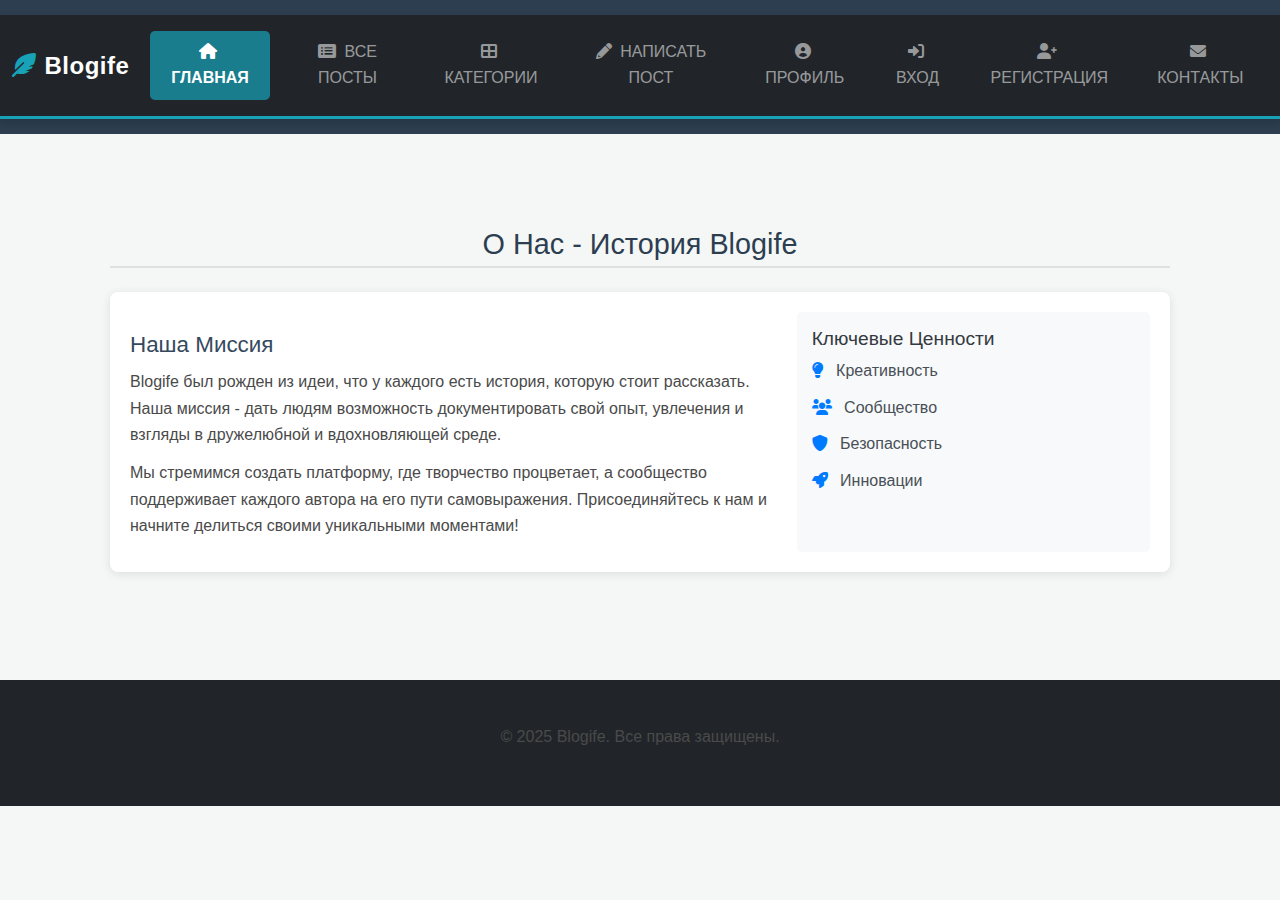
<file: about.html>
<!DOCTYPE html>
<html lang="ru">
<head>
    <meta charset="UTF-8">
    <meta name="viewport" content="width=device-width, initial-scale=1.0">
    <meta name="description" content="Blogife - Платформа для обмена моментами вашей жизни, опытом и историями через увлекательные посты в блоге.">
    <meta name="keywords" content="блог, лайфстайл, делиться, сообщество, посты, истории, опыт, Blogife">
    <meta name="author" content="Blogife Team">
    <title>Blogife - Делитесь Моментами Своей Жизни</title>

    <link href="https://cdn.jsdelivr.net/npm/bootstrap@5.3.0/dist/css/bootstrap.min.css" rel="stylesheet">
    <link rel="stylesheet" href="https://cdnjs.cloudflare.com/ajax/libs/font-awesome/6.0.0/css/all.min.css">

    <link rel="stylesheet" href="styles.css">
</head>
<body>
    <header id="main-header">
    <nav class="navbar navbar-expand-lg navbar-dark bg-dark py-3">
        <div class="container-fluid">
            <a class="navbar-brand fs-4" href="index.html">
                <i class="fas fa-feather-alt me-2"></i>Blogife
            </a>
            <button class="navbar-toggler" type="button" data-bs-toggle="collapse" data-bs-target="#navbarNav" aria-controls="navbarNav" aria-expanded="false" aria-label="Toggle navigation">
                <span class="navbar-toggler-icon"></span>
            </button>
            <div class="collapse navbar-collapse" id="navbarNav">
                <ul class="navbar-nav ms-auto">
                    <li class="nav-item">
                        <a class="nav-link active px-md-3 py-md-2" href="index.html"><i class="fas fa-home me-1"></i> Главная</a>
                        </li>
                    <li class="nav-item">
                        <a class="nav-link px-md-3 py-md-2" href="all-posts.html"><i class="fas fa-list-alt me-1"></i> Все посты</a>
                    </li>
                    <li class="nav-item">
                        <a class="nav-link px-md-3 py-md-2" href="categories.html"><i class="fas fa-th-large me-1"></i> Категории</a>
                    </li>
                    <li class="nav-item">
                        <a class="nav-link px-md-3 py-md-2" href="write-post.html"><i class="fas fa-pencil-alt me-1"></i> Написать пост</a>
                    </li>
                    <li class="nav-item">
                        <a class="nav-link px-md-3 py-md-2" href="profile.html"><i class="fas fa-user-circle me-1"></i> Профиль</a>
                    </li>
                    <li class="nav-item">
                        <a class="nav-link px-md-3 py-md-2" href="login.html"><i class="fas fa-sign-in-alt me-1"></i> Вход</a>
                    </li>
                    <li class="nav-item">
                        <a class="nav-link px-md-3 py-md-2" href="register.html"><i class="fas fa-user-plus me-1"></i> Регистрация</a>
                    </li>
                    <li class="nav-item">
                        <a class="nav-link px-md-3 py-md-2" href="contact.html"><i class="fas fa-envelope me-1"></i> Контакты</a>
                    </li>
                </ul>
            </div>
        </div>
    </nav>
</header>

    <main class="container mt-5">
        <section id="about-us-content">
            <h2 class="text-center mb-4">О Нас - История Blogife</h2>
            <div class="about-flex-container">
                <article class="about-main-content">
                    <h3>Наша Миссия</h3>
                    <p>Blogife был рожден из идеи, что у каждого есть история, которую стоит рассказать. Наша миссия - дать людям возможность документировать свой опыт, увлечения и взгляды в дружелюбной и вдохновляющей среде.</p>
                    <p>Мы стремимся создать платформу, где творчество процветает, а сообщество поддерживает каждого автора на его пути самовыражения. Присоединяйтесь к нам и начните делиться своими уникальными моментами!</p>
                </article>
                <aside class="about-sidebar">
                    <h4>Ключевые Ценности</h4>
                    <ul>
                        <li><i class="fas fa-lightbulb"></i> Креативность</li>
                        <li><i class="fas fa-users"></i> Сообщество</li>
                        <li><i class="fas fa-shield-alt"></i> Безопасность</li>
                        <li><i class="fas fa-rocket"></i> Инновации</li>
                    </ul>
                </aside>
            </div>
        </section>
    </main>

    <footer id="main-footer" class="bg-dark text-white mt-5 p-4 text-center">
        <div class="container">
            <p>&copy; 2025 Blogife. Все права защищены.</p>
        </div>
    </footer>

    <script src="https://code.jquery.com/jquery-3.7.1.min.js" integrity="sha256-/JqT3SQfawRcv/BIHPThkBvs0OEvtFFmqPF/lYI/Cxo=" crossorigin="anonymous"></script>
    <script src="https://cdn.jsdelivr.net/npm/bootstrap@5.3.0/dist/js/bootstrap.bundle.min.js"></script>
    <script src="script.js"></script>
    <script src="jquery-script.js"></script>
</body>
</html>
</body>
</html>
</file>
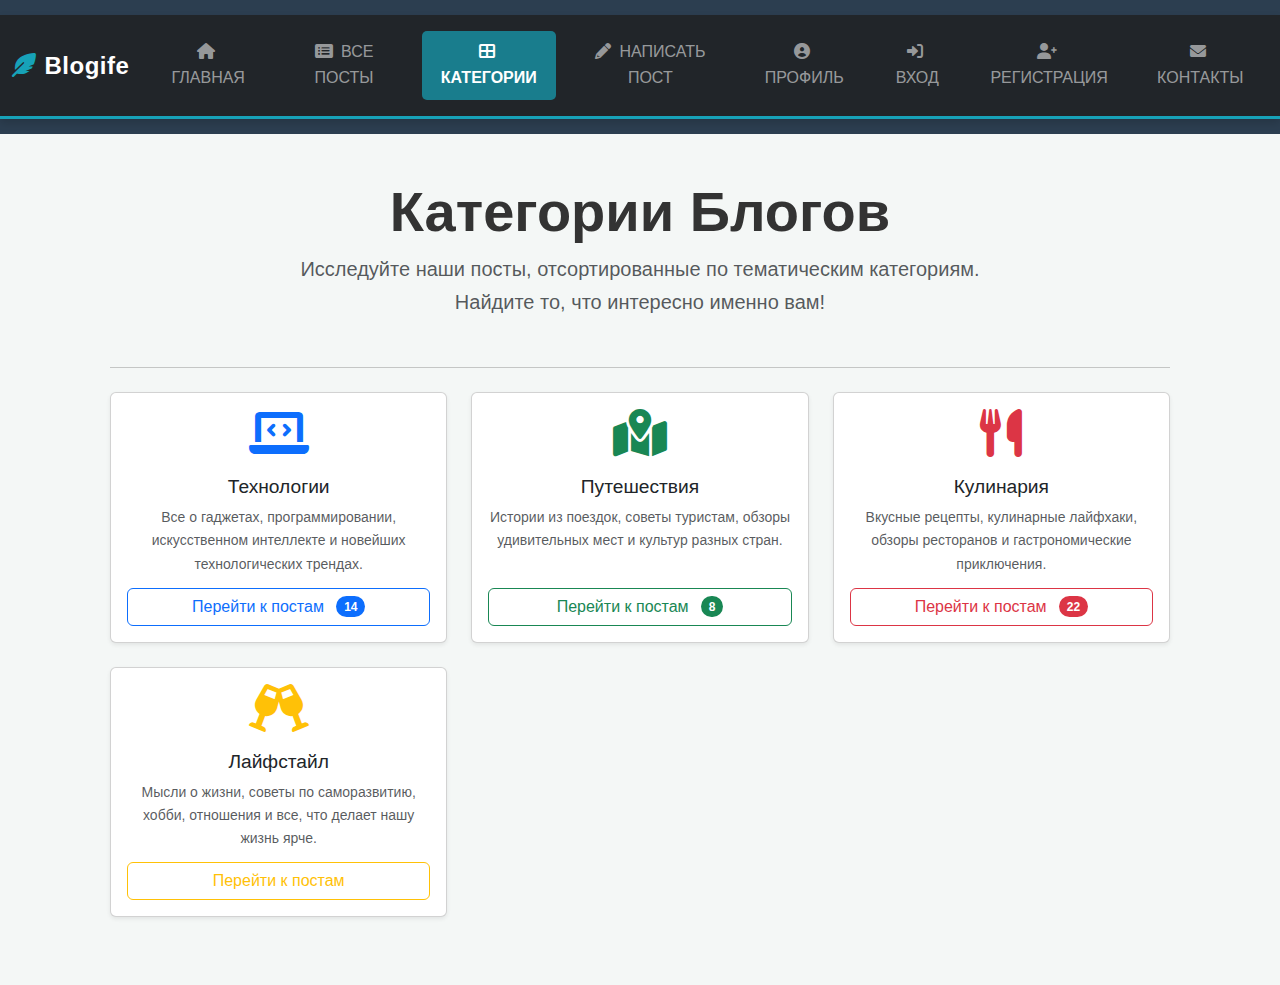
<file: categories.html>
<!DOCTYPE html>
<html lang="ru">
<head>
    <meta charset="UTF-8">
    <meta name="viewport" content="width=device-width, initial-scale=1.0">
    <title>Название Страницы - Blogife</title> <link href="https://cdn.jsdelivr.net/npm/bootstrap@5.3.0/dist/css/bootstrap.min.css" rel="stylesheet">
    <link rel="stylesheet" href="https://cdnjs.cloudflare.com/ajax/libs/font-awesome/6.0.0/css/all.min.css">
    <link rel="stylesheet" href="styles.css"> </head>
<body>
    <header id="main-header">
        <nav class="navbar navbar-expand-lg navbar-dark bg-dark py-3">
    <div class="container-fluid">
        <a class="navbar-brand fs-4" href="index.html">
            <i class="fas fa-feather-alt me-2"></i>Blogife
        </a>
        <button class="navbar-toggler" type="button" data-bs-toggle="collapse" data-bs-target="#navbarNav" aria-controls="navbarNav" aria-expanded="false" aria-label="Toggle navigation">
            <span class="navbar-toggler-icon"></span>
        </button>
        <div class="collapse navbar-collapse" id="navbarNav">
            <ul class="navbar-nav ms-auto">
                <li class="nav-item">
                    <a class="nav-link px-md-3 py-md-2" href="index.html"><i class="fas fa-home me-1"></i> Главная</a>
                </li>
                <li class="nav-item">
                    <a class="nav-link px-md-3 py-md-2" href="all-posts.html"><i class="fas fa-list-alt me-1"></i> Все посты</a>
                </li>
                <li class="nav-item">
                    <a class="nav-link active px-md-3 py-md-2" href="categories.html"><i class="fas fa-th-large me-1"></i> Категории</a>
                </li>
                <li class="nav-item">
                    <a class="nav-link px-md-3 py-md-2" href="write-post.html"><i class="fas fa-pencil-alt me-1"></i> Написать пост</a>
                </li>
                <li class="nav-item">
                    <a class="nav-link px-md-3 py-md-2" href="profile.html"><i class="fas fa-user-circle me-1"></i> Профиль</a>
                </li>
                <li class="nav-item">
                    <a class="nav-link px-md-3 py-md-2" href="login.html"><i class="fas fa-sign-in-alt me-1"></i> Вход</a>
                </li>
                <li class="nav-item">
                    <a class="nav-link px-md-3 py-md-2" href="register.html"><i class="fas fa-user-plus me-1"></i> Регистрация</a>
                </li>
                <li class="nav-item">
                    <a class="nav-link px-md-3 py-md-2" href="contact.html"><i class="fas fa-envelope me-1"></i> Контакты</a>
                </li>
            </ul>
        </div>
    </div>
</nav>
    </header>
    <main class="container mt-4 mb-5">
    <div class="text-center mb-5">
        <h1 class="display-4 fw-bold">Категории Блогов</h1>
        <p class="lead text-muted col-lg-8 mx-auto">Исследуйте наши посты, отсортированные по тематическим категориям. Найдите то, что интересно именно вам!</p>
    </div>
    <hr class="my-4">

    <div class="row row-cols-1 row-cols-md-2 row-cols-lg-3 g-4">
        <div class="col">
            <div class="card h-100 shadow-sm category-card">
                <div class="card-body text-center d-flex flex-column">
                    <div class="category-icon mb-3">
                        <i class="fas fa-laptop-code fa-3x text-primary"></i>
                    </div>
                    <h4 class="card-title">Технологии</h4>
                    <p class="card-text text-muted small flex-grow-1">Все о гаджетах, программировании, искусственном интеллекте и новейших технологических трендах.</p>
                    <a href="all-posts.html?category=tech" class="btn btn-outline-primary mt-auto stretched-link">
                        Перейти к постам <span class="badge bg-primary rounded-pill ms-2">14</span>
                    </a>
                </div>
            </div>
        </div>

        <div class="col">
            <div class="card h-100 shadow-sm category-card">
                <div class="card-body text-center d-flex flex-column">
                    <div class="category-icon mb-3">
                        <i class="fas fa-map-marked-alt fa-3x text-success"></i>
                    </div>
                    <h4 class="card-title">Путешествия</h4>
                    <p class="card-text text-muted small flex-grow-1">Истории из поездок, советы туристам, обзоры удивительных мест и культур разных стран.</p>
                    <a href="all-posts.html?category=travel" class="btn btn-outline-success mt-auto stretched-link">
                        Перейти к постам <span class="badge bg-success rounded-pill ms-2">8</span>
                    </a>
                </div>
            </div>
        </div>

        <div class="col">
            <div class="card h-100 shadow-sm category-card">
                <div class="card-body text-center d-flex flex-column">
                    <div class="category-icon mb-3">
                        <i class="fas fa-utensils fa-3x text-danger"></i>
                    </div>
                    <h4 class="card-title">Кулинария</h4>
                    <p class="card-text text-muted small flex-grow-1">Вкусные рецепты, кулинарные лайфхаки, обзоры ресторанов и гастрономические приключения.</p>
                    <a href="all-posts.html?category=food" class="btn btn-outline-danger mt-auto stretched-link">
                        Перейти к постам <span class="badge bg-danger rounded-pill ms-2">22</span>
                    </a>
                </div>
            </div>
        </div>

        <div class="col">
            <div class="card h-100 shadow-sm category-card">
                <div class="card-body text-center d-flex flex-column">
                    <div class="category-icon mb-3">
                        <i class="fas fa-glass-cheers fa-3x text-warning"></i>
                    </div>
                    <h4 class="card-title">Лайфстайл</h4>
                    <p class="card-text text-muted small flex-grow-1">Мысли о жизни, советы по саморазвитию, хобби, отношения и все, что делает нашу жизнь ярче.</p>
                    <a href="all-posts.html?category=lifestyle" class="btn btn-outline-warning mt-auto stretched-link">
                        Перейти к постам
    </footer>

    <script src="https://code.jquery.com/jquery-3.7.1.min.js"></script>
    <script src="https://cdn.jsdelivr.net/npm/bootstrap@5.3.0/dist/js/bootstrap.bundle.min.js"></script>
    <script src="script.js"></script>
    <script src="jquery-script.js"></script>
</body>
</html>
</file>
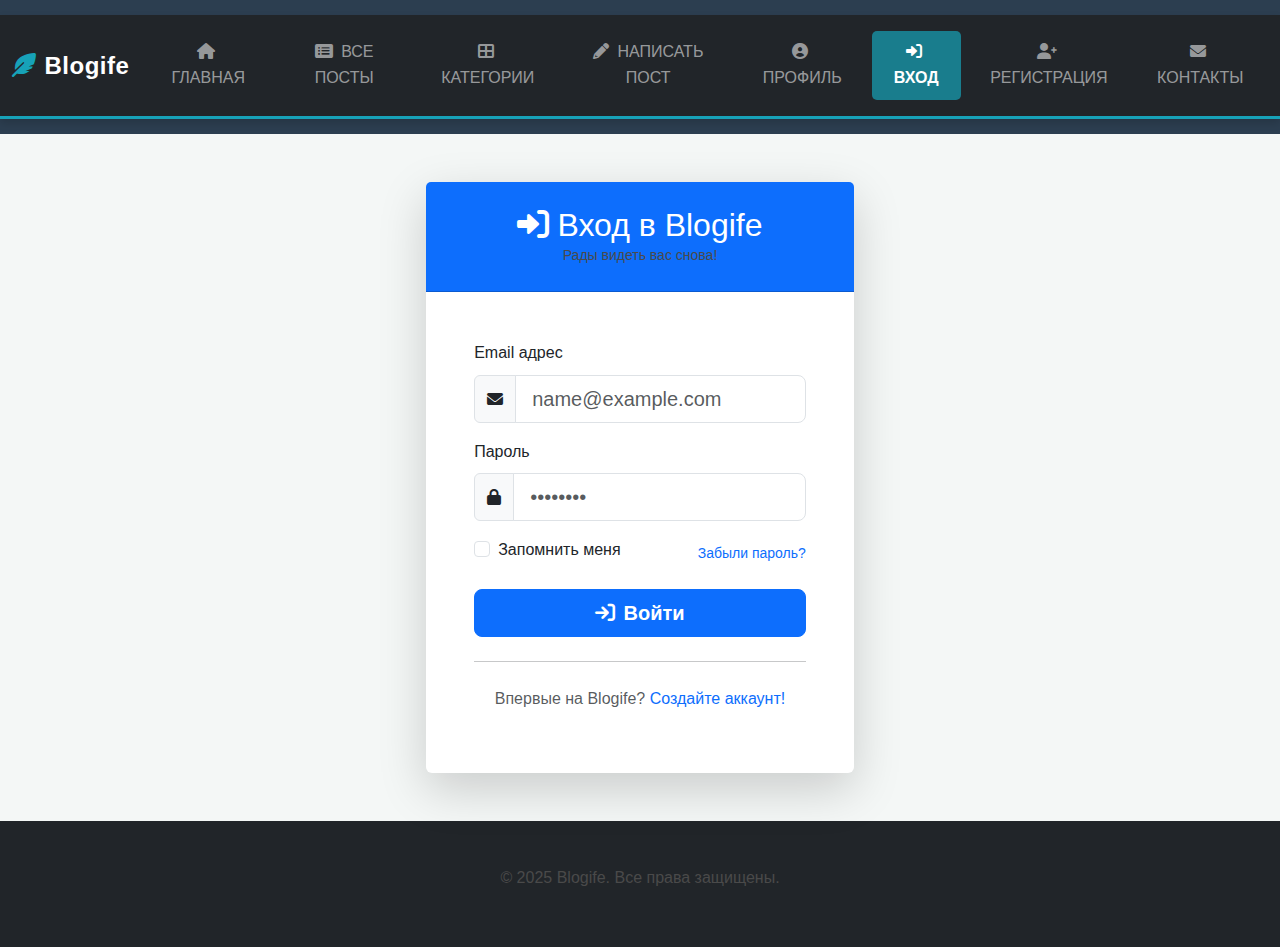
<file: login.html>
<!DOCTYPE html>
<html lang="ru">
<head>
    <meta charset="UTF-8">
    <meta name="viewport" content="width=device-width, initial-scale=1.0">
    <title>Название Страницы - Blogife</title> <link href="https://cdn.jsdelivr.net/npm/bootstrap@5.3.0/dist/css/bootstrap.min.css" rel="stylesheet">
    <link rel="stylesheet" href="https://cdnjs.cloudflare.com/ajax/libs/font-awesome/6.0.0/css/all.min.css">
    <link rel="stylesheet" href="styles.css"> </head>
<body>
    <header id="main-header">
        <nav class="navbar navbar-expand-lg navbar-dark bg-dark py-3">
    <div class="container-fluid">
        <a class="navbar-brand fs-4" href="index.html">
            <i class="fas fa-feather-alt me-2"></i>Blogife
        </a>
        <button class="navbar-toggler" type="button" data-bs-toggle="collapse" data-bs-target="#navbarNav" aria-controls="navbarNav" aria-expanded="false" aria-label="Toggle navigation">
            <span class="navbar-toggler-icon"></span>
        </button>
        <div class="collapse navbar-collapse" id="navbarNav">
            <ul class="navbar-nav ms-auto">
                <li class="nav-item">
                    <a class="nav-link px-md-3 py-md-2" href="index.html"><i class="fas fa-home me-1"></i> Главная</a>
                </li>
                <li class="nav-item">
                    <a class="nav-link px-md-3 py-md-2" href="all-posts.html"><i class="fas fa-list-alt me-1"></i> Все посты</a>
                </li>
                <li class="nav-item">
                    <a class="nav-link px-md-3 py-md-2" href="categories.html"><i class="fas fa-th-large me-1"></i> Категории</a>
                </li>
                <li class="nav-item">
                    <a class="nav-link px-md-3 py-md-2" href="write-post.html"><i class="fas fa-pencil-alt me-1"></i> Написать пост</a>
                </li>
                <li class="nav-item">
                    <a class="nav-link px-md-3 py-md-2" href="profile.html"><i class="fas fa-user-circle me-1"></i> Профиль</a>
                </li>
                <li class="nav-item">
                    <a class="nav-link active px-md-3 py-md-2" href="login.html"><i class="fas fa-sign-in-alt me-1"></i> Вход</a>
                </li>
                <li class="nav-item">
                    <a class="nav-link px-md-3 py-md-2" href="register.html"><i class="fas fa-user-plus me-1"></i> Регистрация</a>
                </li>
                <li class="nav-item">
                    <a class="nav-link px-md-3 py-md-2" href="contact.html"><i class="fas fa-envelope me-1"></i> Контакты</a>
                </li>
            </ul>
        </div>
    </div>
</nav>
    </header>
    <main class="container py-5">
    <div class="row justify-content-center">
        <div class="col-xl-5 col-lg-6 col-md-8 col-sm-10">
            <div class="card shadow-lg border-0 login-card"> 
                <div class="card-header bg-primary text-white text-center p-4">
                    <h1 class="mb-0 h2 card-title-custom"><i class="fas fa-sign-in-alt me-2"></i>Вход в Blogife</h1>
                    <p class="mb-0 small">Рады видеть вас снова!</p>
                </div>
                <div class="card-body p-4 p-md-5">
                    <form id="login-form">
                        <div class="mb-3">
                            <label for="loginEmail" class="form-label">Email адрес</label>
                            <div class="input-group">
                                <span class="input-group-text"><i class="fas fa-envelope"></i></span>
                                <input type="email" class="form-control form-control-lg" id="loginEmail" placeholder="name@example.com" required>
                            </div>
                        </div>

                        <div class="mb-3">
                            <label for="loginPassword" class="form-label">Пароль</label>
                            <div class="input-group">
                                <span class="input-group-text"><i class="fas fa-lock"></i></span>
                                <input type="password" class="form-control form-control-lg" id="loginPassword" placeholder="••••••••" required>
                            </div>
                        </div>

                        <div class="d-flex justify-content-between align-items-center mb-4">
                            <div class="form-check">
                                <input type="checkbox" class="form-check-input" id="rememberMe">
                                <label class="form-check-label" for="rememberMe">Запомнить меня</label>
                            </div>
                            <a href="#" class="form-text text-primary text-decoration-none small">Забыли пароль?</a>
                        </div>

                        <div class="d-grid">
                            <button type="submit" class="btn btn-primary btn-lg fw-semibold"><i class="fas fa-arrow-right-to-bracket me-2"></i>Войти</button>
                        </div>

                        <hr class="my-4">

                        <p class="text-center text-muted">
                            Впервые на Blogife? <a href="register.html" class="text-primary fw-medium text-decoration-none">Создайте аккаунт!</a>
                        </p>
                    </form>
                </div>
            </div>
        </div>
    </div>
</main>


    <footer id="main-footer" class="bg-dark text-white mt-auto p-4 text-center">
        <div class="container">
            <p>&copy; 2025 Blogife. Все права защищены.</p>
        </div>
    </footer>

    <script src="https://code.jquery.com/jquery-3.7.1.min.js"></script>
    <script src="https://cdn.jsdelivr.net/npm/bootstrap@5.3.0/dist/js/bootstrap.bundle.min.js"></script>
    <script src="script.js"></script>
    <script src="jquery-script.js"></script>
</body>
</html>
</file>
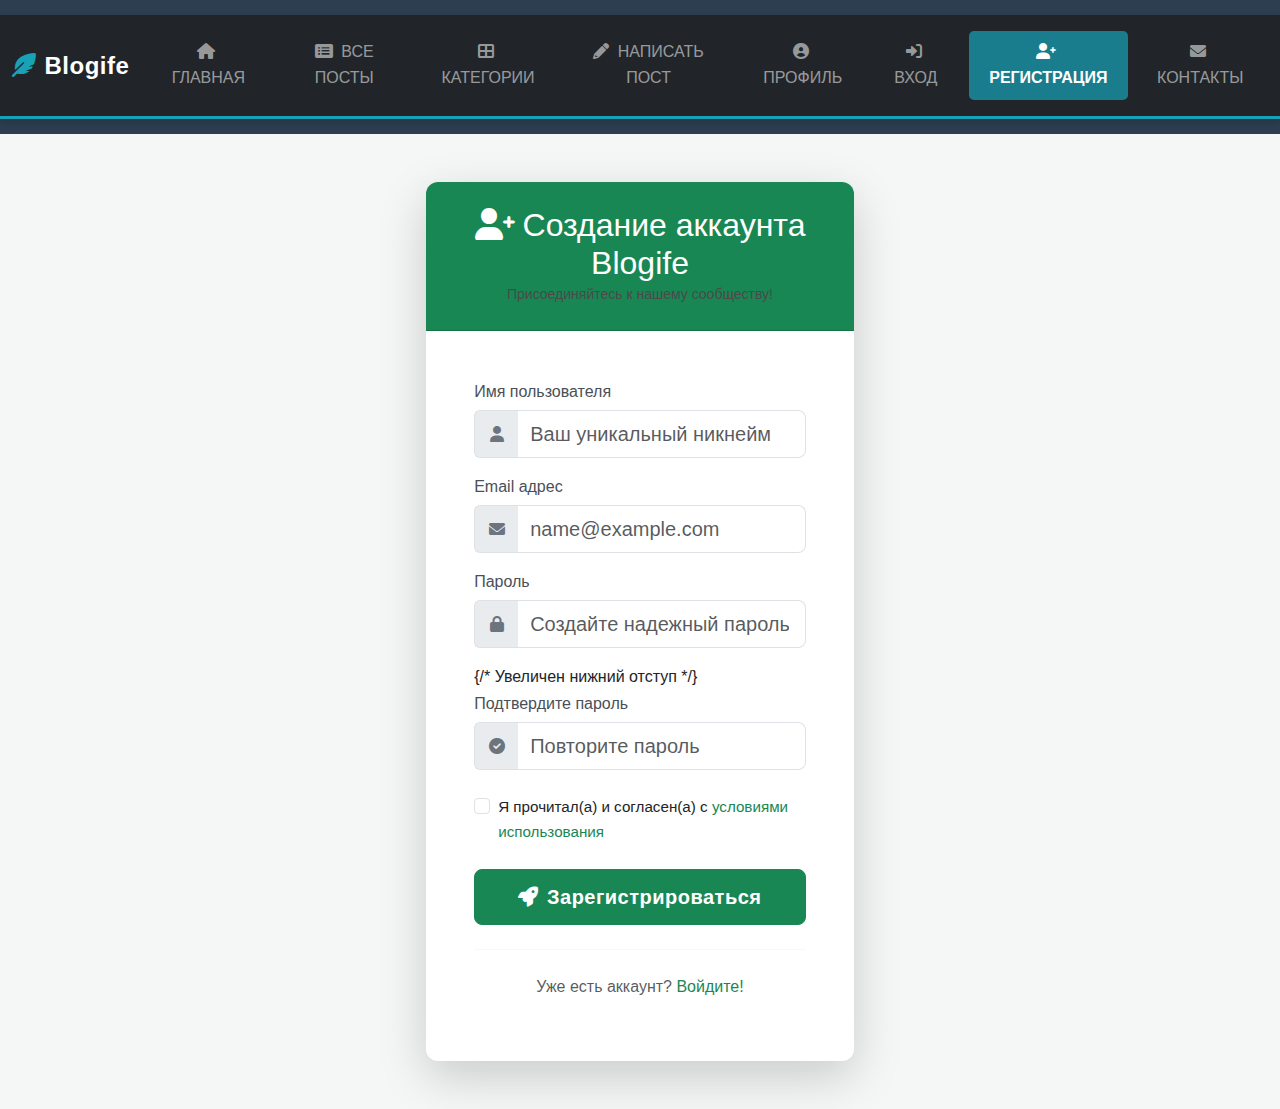
<file: register.html>
<!DOCTYPE html>
<html lang="ru">
<head>
    <meta charset="UTF-8">
    <meta name="viewport" content="width=device-width, initial-scale=1.0">
    <title>Название Страницы - Blogife</title> <link href="https://cdn.jsdelivr.net/npm/bootstrap@5.3.0/dist/css/bootstrap.min.css" rel="stylesheet">
    <link rel="stylesheet" href="https://cdnjs.cloudflare.com/ajax/libs/font-awesome/6.0.0/css/all.min.css">
    <link rel="stylesheet" href="styles.css"> </head>
<body>
    <header id="main-header">
        <nav class="navbar navbar-expand-lg navbar-dark bg-dark py-3">
    <div class="container-fluid">
        <a class="navbar-brand fs-4" href="index.html">
            <i class="fas fa-feather-alt me-2"></i>Blogife
        </a>
        <button class="navbar-toggler" type="button" data-bs-toggle="collapse" data-bs-target="#navbarNav" aria-controls="navbarNav" aria-expanded="false" aria-label="Toggle navigation">
            <span class="navbar-toggler-icon"></span>
        </button>
        <div class="collapse navbar-collapse" id="navbarNav">
            <ul class="navbar-nav ms-auto">
                <li class="nav-item">
                    <a class="nav-link px-md-3 py-md-2" href="index.html"><i class="fas fa-home me-1"></i> Главная</a>
                </li>
                <li class="nav-item">
                    <a class="nav-link px-md-3 py-md-2" href="all-posts.html"><i class="fas fa-list-alt me-1"></i> Все посты</a>
                </li>
                <li class="nav-item">
                    <a class="nav-link px-md-3 py-md-2" href="categories.html"><i class="fas fa-th-large me-1"></i> Категории</a>
                </li>
                <li class="nav-item">
                    <a class="nav-link px-md-3 py-md-2" href="write-post.html"><i class="fas fa-pencil-alt me-1"></i> Написать пост</a>
                </li>
                <li class="nav-item">
                    <a class="nav-link px-md-3 py-md-2" href="profile.html"><i class="fas fa-user-circle me-1"></i> Профиль</a>
                </li>
                <li class="nav-item">
                    <a class="nav-link px-md-3 py-md-2" href="login.html"><i class="fas fa-sign-in-alt me-1"></i> Вход</a>
                </li>
                <li class="nav-item">
                    <a class="nav-link active px-md-3 py-md-2" href="register.html"><i class="fas fa-user-plus me-1"></i> Регистрация</a>
                </li>
                <li class="nav-item">
                    <a class="nav-link px-md-3 py-md-2" href="contact.html"><i class="fas fa-envelope me-1"></i> Контакты</a>
                </li>
            </ul>
        </div>
    </div>
</nav>
    </header>
    <main class="container py-5">
    <div class="row justify-content-center">
        <div class="col-xl-5 col-lg-6 col-md-8 col-sm-10">
            <div class="card shadow-lg border-0 register-card">
                <div class="card-header bg-success text-white text-center p-4">
                    <h1 class="mb-0 h2 card-title-custom"><i class="fas fa-user-plus me-2"></i>Создание аккаунта Blogife</h1>
                    <p class="mb-0 small">Присоединяйтесь к нашему сообществу!</p>
                </div>
                <div class="card-body p-4 p-md-5">
                    <form id="register-form">
                        <div class="mb-3">
                            <label for="registerUsername" class="form-label">Имя пользователя</label>
                            <div class="input-group">
                                <span class="input-group-text"><i class="fas fa-user"></i></span>
                                <input type="text" class="form-control form-control-lg" id="registerUsername" placeholder="Ваш уникальный никнейм" required>
                            </div>
                        </div>

                        <div class="mb-3">
                            <label for="registerEmail" class="form-label">Email адрес</label>
                            <div class="input-group">
                                <span class="input-group-text"><i class="fas fa-envelope"></i></span>
                                <input type="email" class="form-control form-control-lg" id="registerEmail" placeholder="name@example.com" required>
                            </div>
                        </div>

                        <div class="mb-3">
                            <label for="registerPassword" class="form-label">Пароль</label>
                            <div class="input-group">
                                <span class="input-group-text"><i class="fas fa-lock"></i></span>
                                <input type="password" class="form-control form-control-lg" id="registerPassword" placeholder="Создайте надежный пароль" required>
                            </div>
                        </div>

                        <div class="mb-4"> {/* Увеличен нижний отступ */}
                            <label for="confirmPassword" class="form-label">Подтвердите пароль</label>
                            <div class="input-group">
                                <span class="input-group-text"><i class="fas fa-check-circle"></i></span>
                                <input type="password" class="form-control form-control-lg" id="confirmPassword" placeholder="Повторите пароль" required>
                            </div>
                        </div>

                        <div class="mb-4 form-check">
                            <input type="checkbox" class="form-check-input" id="agreeTerms" required>
                            <label class="form-check-label" for="agreeTerms">Я прочитал(а) и согласен(а) с <a href="#" class="text-success text-decoration-none fw-medium">условиями использования</a></label>
                        </div>

                        <div class="d-grid">
                            <button type="submit" class="btn btn-success btn-lg fw-semibold"><i class="fas fa-rocket me-2"></i>Зарегистрироваться</button>
                        </div>

                        <hr class="my-4">

                        <p class="text-center text-muted">
                            Уже есть аккаунт? <a href="login.html" class="text-success fw-medium text-decoration-none">Войдите!</a>
                        </p>
                    </form>
                </div>
            </div>
        </div>
    </div>
</main>
    </footer>

    <script src="https://code.jquery.com/jquery-3.7.1.min.js"></script>
    <script src="https://cdn.jsdelivr.net/npm/bootstrap@5.3.0/dist/js/bootstrap.bundle.min.js"></script>
    <script src="script.js"></script>
    <script src="jquery-script.js"></script>
</body>
</html>
</file>
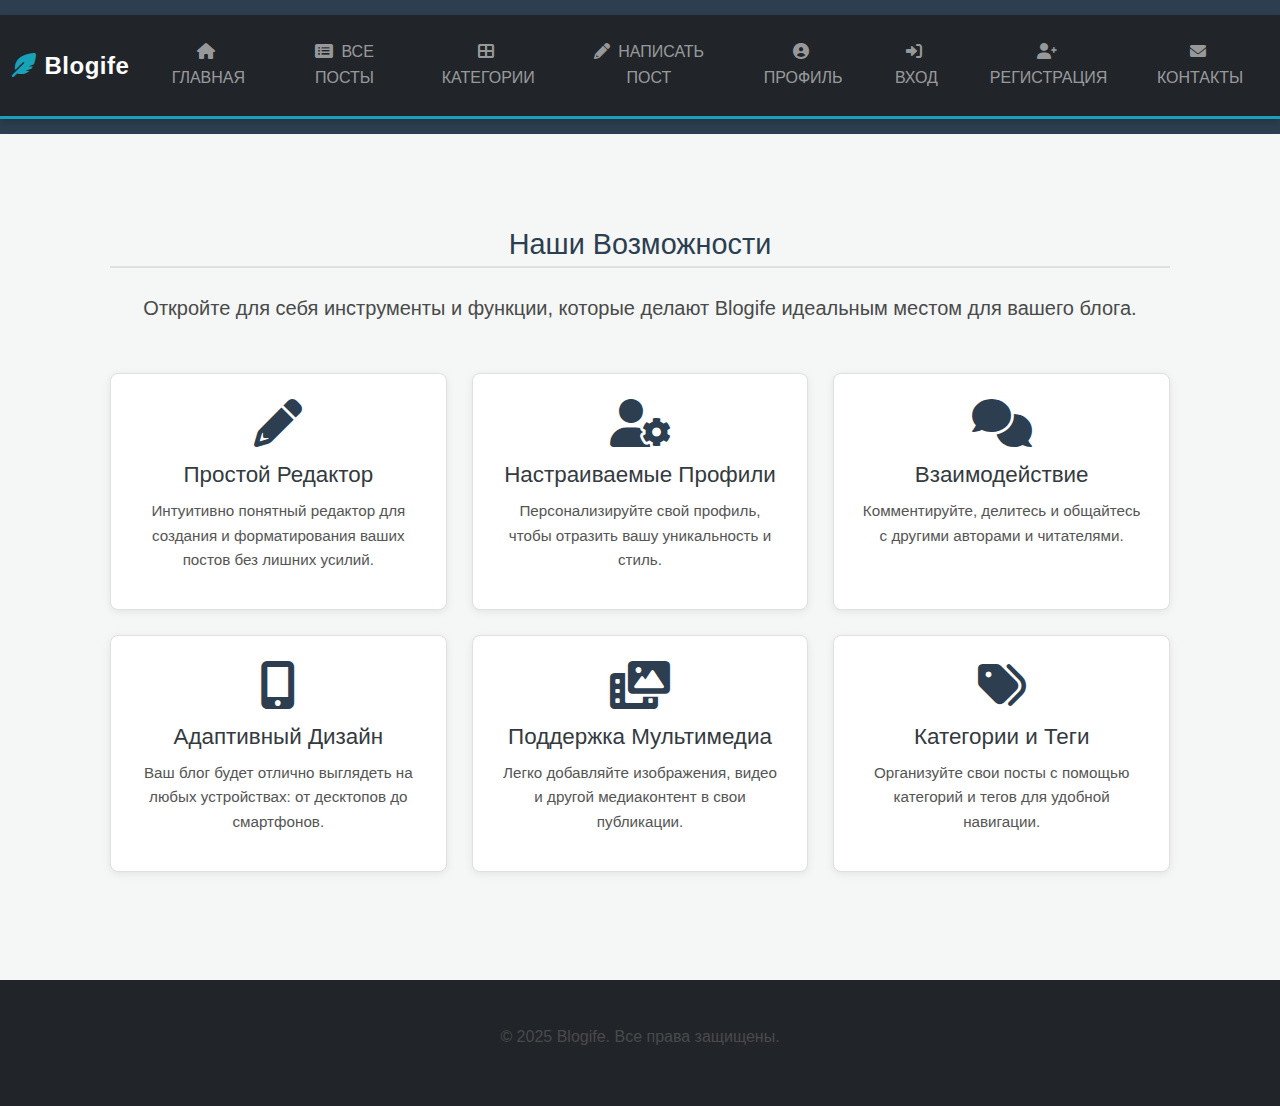
<file: services.html>
<!DOCTYPE html>
<html lang="ru">
<head>
    <meta charset="UTF-8">
    <meta name="viewport" content="width=device-width, initial-scale=1.0">
    <title>Services - Blogife Features</title>
    <link href="https://cdn.jsdelivr.net/npm/bootstrap@5.3.0/dist/css/bootstrap.min.css" rel="stylesheet">
    <link rel="stylesheet" href="https://cdnjs.cloudflare.com/ajax/libs/font-awesome/6.0.0/css/all.min.css">
    <link rel="stylesheet" href="styles.css">
</head>
<body>
    <header id="main-header">
        <nav class="navbar navbar-expand-lg navbar-dark bg-dark py-3">
    <div class="container-fluid">
        <a class="navbar-brand fs-4" href="index.html">
            <i class="fas fa-feather-alt me-2"></i>Blogife
        </a>
        <button class="navbar-toggler" type="button" data-bs-toggle="collapse" data-bs-target="#navbarNav" aria-controls="navbarNav" aria-expanded="false" aria-label="Toggle navigation">
            <span class="navbar-toggler-icon"></span>
        </button>
        <div class="collapse navbar-collapse" id="navbarNav">
            <ul class="navbar-nav ms-auto">
                <li class="nav-item">
                    <a class="nav-link px-md-3 py-md-2" href="index.html"><i class="fas fa-home me-1"></i> Главная</a>
                </li>
                <li class="nav-item">
                    <a class="nav-link px-md-3 py-md-2" href="all-posts.html"><i class="fas fa-list-alt me-1"></i> Все посты</a>
                </li>
                <li class="nav-item">
                    <a class="nav-link px-md-3 py-md-2" href="categories.html"><i class="fas fa-th-large me-1"></i> Категории</a>
                </li>
                <li class="nav-item">
                    <a class="nav-link px-md-3 py-md-2" href="write-post.html"><i class="fas fa-pencil-alt me-1"></i> Написать пост</a>
                </li>
                <li class="nav-item">
                    <a class="nav-link px-md-3 py-md-2" href="profile.html"><i class="fas fa-user-circle me-1"></i> Профиль</a>
                </li>
                <li class="nav-item">
                    <a class="nav-link px-md-3 py-md-2" href="login.html"><i class="fas fa-sign-in-alt me-1"></i> Вход</a>
                </li>
                <li class="nav-item">
                    <a class="nav-link px-md-3 py-md-2" href="register.html"><i class="fas fa-user-plus me-1"></i> Регистрация</a>
                </li>
                <li class="nav-item">
                    <a class="nav-link px-md-3 py-md-2" href="contact.html"><i class="fas fa-envelope me-1"></i> Контакты</a>
                </li>
            </ul>
        </div>
    </div>
</nav>
    </header>

    <main class="container mt-5">
        <section id="services-content">
            <h2 class="text-center mb-4">Наши Возможности</h2>
            <p class="text-center lead mb-5">Откройте для себя инструменты и функции, которые делают Blogife идеальным местом для вашего блога.</p>

            <div class="services-grid-container">
                <article class="service-card">
                    <i class="fas fa-pencil-alt fa-3x service-icon"></i>
                    <h3>Простой Редактор</h3>
                    <p>Интуитивно понятный редактор для создания и форматирования ваших постов без лишних усилий.</p>
                </article>
                <article class="service-card">
                    <i class="fas fa-user-cog fa-3x service-icon"></i>
                    <h3>Настраиваемые Профили</h3>
                    <p>Персонализируйте свой профиль, чтобы отразить вашу уникальность и стиль.</p>
                </article>
                <article class="service-card">
                    <i class="fas fa-comments fa-3x service-icon"></i>
                    <h3>Взаимодействие</h3>
                    <p>Комментируйте, делитесь и общайтесь с другими авторами и читателями.</p>
                </article>
                <article class="service-card">
                    <i class="fas fa-mobile-alt fa-3x service-icon"></i>
                    <h3>Адаптивный Дизайн</h3>
                    <p>Ваш блог будет отлично выглядеть на любых устройствах: от десктопов до смартфонов.</p>
                </article>
                 <article class="service-card">
                    <i class="fas fa-photo-video fa-3x service-icon"></i>
                    <h3>Поддержка Мультимедиа</h3>
                    <p>Легко добавляйте изображения, видео и другой медиаконтент в свои публикации.</p>
                </article>
                <article class="service-card">
                    <i class="fas fa-tags fa-3x service-icon"></i>
                    <h3>Категории и Теги</h3>
                    <p>Организуйте свои посты с помощью категорий и тегов для удобной навигации.</p>
                </article>
            </div>
        </section>
    </main>

    <footer id="main-footer" class="bg-dark text-white mt-5 p-4 text-center">
        <div class="container">
            <p>&copy; 2025 Blogife. Все права защищены.</p>
        </div>
    </footer>

    <script src="https://cdn.jsdelivr.net/npm/bootstrap@5.3.0/dist/js/bootstrap.bundle.min.js"></script>
</body>
</html>
</file>
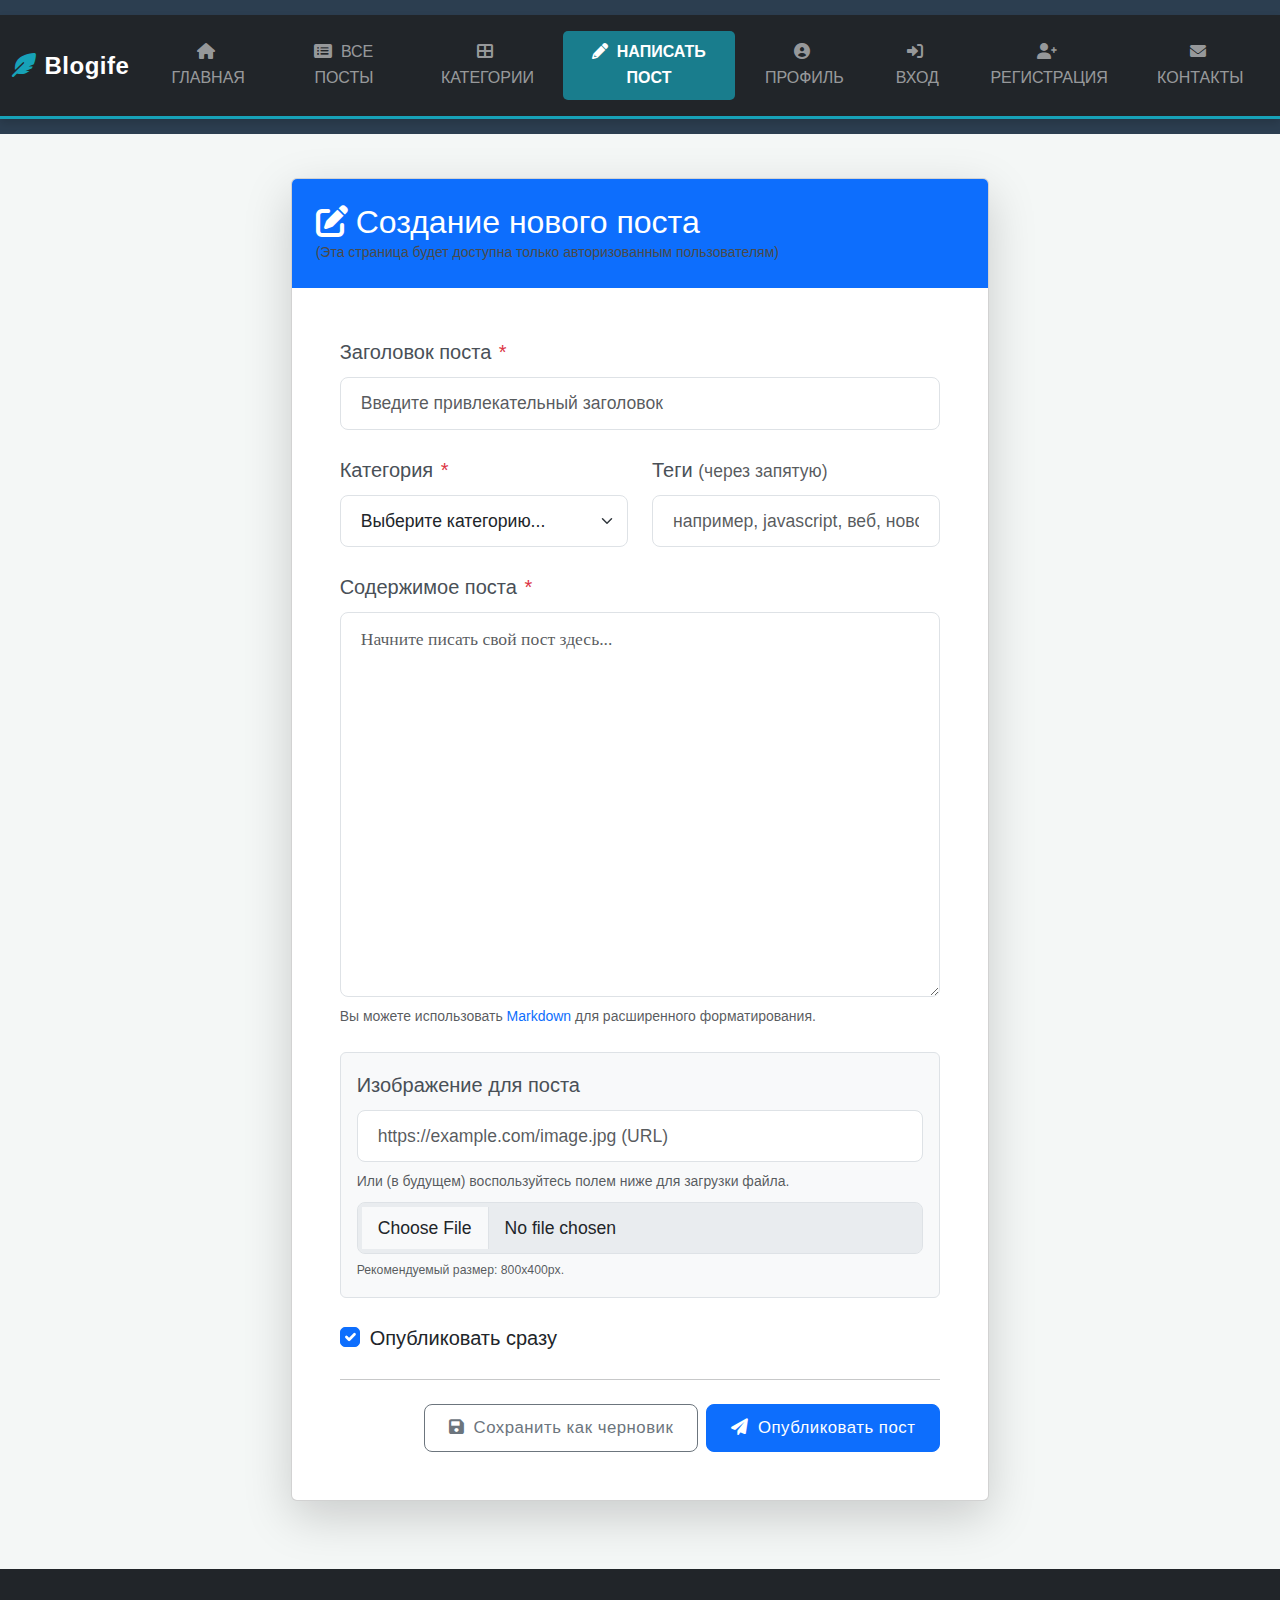
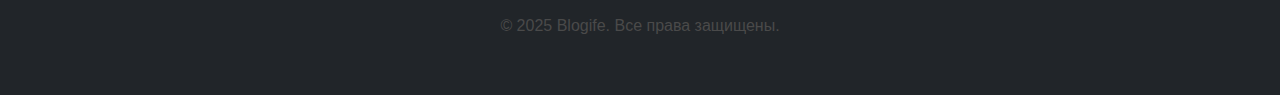
<file: write-post.html>
<!DOCTYPE html>
<html lang="ru">
<head>
    <meta charset="UTF-8">
    <meta name="viewport" content="width=device-width, initial-scale=1.0">
    <title>Название Страницы - Blogife</title> <link href="https://cdn.jsdelivr.net/npm/bootstrap@5.3.0/dist/css/bootstrap.min.css" rel="stylesheet">
    <link rel="stylesheet" href="https://cdnjs.cloudflare.com/ajax/libs/font-awesome/6.0.0/css/all.min.css">
    <link rel="stylesheet" href="styles.css"> </head>
<body>
    <header id="main-header">
        <nav class="navbar navbar-expand-lg navbar-dark bg-dark py-3">
            <div class="container-fluid">
                <a class="navbar-brand fs-4" href="index.html">
                    <i class="fas fa-feather-alt me-2"></i>Blogife
                </a>
                <button class="navbar-toggler" type="button" data-bs-toggle="collapse" data-bs-target="#navbarNav" aria-controls="navbarNav" aria-expanded="false" aria-label="Toggle navigation">
                    <span class="navbar-toggler-icon"></span>
                </button>
                <div class="collapse navbar-collapse" id="navbarNav">
                    <ul class="navbar-nav ms-auto">
                        <li class="nav-item">
                            <a class="nav-link px-md-3 py-md-2" href="index.html"><i class="fas fa-home me-1"></i> Главная</a>
                        </li>
                        <li class="nav-item">
                            <a class="nav-link px-md-3 py-md-2" href="all-posts.html"><i class="fas fa-list-alt me-1"></i> Все посты</a>
                        </li>
                        <li class="nav-item">
                            <a class="nav-link px-md-3 py-md-2" href="categories.html"><i class="fas fa-th-large me-1"></i> Категории</a>
                        </li>
                        <li class="nav-item">
                            <a class="nav-link active px-md-3 py-md-2" href="write-post.html"><i class="fas fa-pencil-alt me-1"></i> Написать пост</a>
                        </li>
                        <li class="nav-item">
                            <a class="nav-link px-md-3 py-md-2" href="profile.html"><i class="fas fa-user-circle me-1"></i> Профиль</a>
                        </li>
                        <li class="nav-item">
                            <a class="nav-link px-md-3 py-md-2" href="login.html"><i class="fas fa-sign-in-alt me-1"></i> Вход</a>
                        </li>
                        <li class="nav-item">
                            <a class="nav-link px-md-3 py-md-2" href="register.html"><i class="fas fa-user-plus me-1"></i> Регистрация</a>
                        </li>
                        <li class="nav-item">
                            <a class="nav-link px-md-3 py-md-2" href="contact.html"><i class="fas fa-envelope me-1"></i> Контакты</a>
                        </li>
                    </ul>
                </div>
            </div>
        </nav>
    </header>

    <main class="container mt-4 mb-5">
        <div class="row justify-content-center">
            <div class="col-lg-8 col-md-10">
                <div class="card shadow-lg write-post-card">
                    <div class="card-header bg-primary text-white p-4">
                        <h1 class="mb-0 h2 card-title-custom"><i class="fas fa-edit me-2"></i>Создание нового поста</h1>
                        <p class="mb-0 small">(Эта страница будет доступна только авторизованным пользователям)</p>
                    </div>
                    <div class="card-body p-4 p-md-5">
                        <form id="write-post-form">
                            <div class="mb-4">
                                <label for="postTitle" class="form-label fs-5">Заголовок поста <span class="text-danger">*</span></label>
                                <input type="text" class="form-control form-control-lg" id="postTitle" placeholder="Введите привлекательный заголовок" required>
                            </div>

                            <div class="row">
                                <div class="col-md-6 mb-4">
                                    <label for="postCategory" class="form-label fs-5">Категория <span class="text-danger">*</span></label>
                                    <select class="form-select form-select-lg" id="postCategory" required>
                                        <option selected disabled value="">Выберите категорию...</option>
                                        <option value="tech">Технологии</option>
                                        <option value="travel">Путешествия</option>
                                        <option value="food">Кулинария</option>
                                        <option value="lifestyle">Лайфстайл</option>
                                        <option value="reviews">Обзоры</option>
                                        </select>
                                </div>
                                <div class="col-md-6 mb-4">
                                    <label for="postTags" class="form-label fs-5">Теги <small class="text-muted">(через запятую)</small></label>
                                    <input type="text" class="form-control form-control-lg" id="postTags" placeholder="например, javascript, веб, новости">
                                </div>
                            </div>

                            <div class="mb-4">
                                <label for="postContent" class="form-label fs-5">Содержимое поста <span class="text-danger">*</span></label>
                                <textarea class="form-control form-control-lg" id="postContent" rows="12" placeholder="Начните писать свой пост здесь..." required></textarea>
                                <div class="form-text mt-2">Вы можете использовать <a href="https://www.markdownguide.org/basic-syntax/" target="_blank">Markdown</a> для расширенного форматирования.</div>
                            </div>

                            <div class="mb-4 p-3 bg-light border rounded">
                                <label for="postImageURL" class="form-label fs-5">Изображение для поста</label>
                                <input type="text" class="form-control form-control-lg mb-2" id="postImageURL" placeholder="https://example.com/image.jpg (URL)">
                                <div class="form-text">Или (в будущем) воспользуйтесь полем ниже для загрузки файла.</div>
                                <input type="file" class="form-control form-control-lg mt-2" id="postImageFile" disabled>
                                 <div class="form-text text-muted"><small>Рекомендуемый размер: 800x400px.</small></div>
                            </div>
                            
                            <div class="mb-4 form-check fs-5">
                                <input type="checkbox" class="form-check-input" id="publishImmediately" checked>
                                <label class="form-check-label" for="publishImmediately">Опубликовать сразу</label>
                            </div>

                            <hr class="my-4">

                            <div class="d-flex justify-content-end gap-2">
                                <button type="button" class="btn btn-outline-secondary btn-lg"><i class="fas fa-save me-1"></i> Сохранить как черновик</button>
                                <button type="submit" class="btn btn-primary btn-lg"><i class="fas fa-paper-plane me-1"></i> Опубликовать пост</button>
                            </div>
                        </form>
                    </div>
                </div>
            </div>
        </div>
    </main>

    <footer id="main-footer" class="bg-dark text-white mt-auto p-4 text-center">
        <div class="container">
            <p>&copy; 2025 Blogife. Все права защищены.</p>
        </div>
    </footer>

    <script src="https://code.jquery.com/jquery-3.7.1.min.js"></script>
    <script src="https://cdn.jsdelivr.net/npm/bootstrap@5.3.0/dist/js/bootstrap.bundle.min.js"></script>
    <script src="script.js"></script>
    <script src="jquery-script.js"></script>
</body>
</html>
</file>
<file: styles.css>
/* ========= ОСНОВНЫЕ СБРОСЫ И НАСТРОЙКИ ========= */
* {
    margin: 0;
    padding: 0;
    box-sizing: border-box; /* Управляет моделью блока, чтобы padding и border не увеличивали его видимый размер */
}

body {
    font-family: Arial, Helvetica, sans-serif; /* Стандартный, легко читаемый шрифт */
    line-height: 1.65; /* Улучшает читаемость текста */
    background-color: #f4f7f6; /* Очень светлый серо-зеленый фон для страницы */
    color: #333333; /* Основной цвет текста (темно-серый) */
}

/* ========= КОНТЕЙНЕР ========= */
.container {
    width: 90%; /* Ширина основного контента */
    max-width: 1100px; /* Максимальная ширина для больших экранов */
    margin-left: auto; /* Центрирование */
    margin-right: auto; /* Центрирование */
    padding: 20px; /* Внутренние отступы */
}

#main-content.container { /* Отдельный стиль для основного контейнера, если нужно */
    background-color: #ffffff; /* Белый фон для области основного контента */
    margin-top: 20px;
    margin-bottom: 20px;
    border-radius: 5px; /* Небольшое скругление углов */
    box-shadow: 0 2px 5px rgba(0, 0, 0, 0.05); /* Очень легкая тень */
}

/* ========= ШАПКА (HEADER) ========= */
#main-header {
    background-color: #2c3e50; /* Темно-сине-серый фон для шапки */
    color: #ecf0f1; /* Светлый цвет текста для шапки */
    padding: 15px 0; /* Отступы сверху/снизу */
    text-align: center;
}

#main-header h1 {
    font-size: 2.2em; /* Размер главного заголовка сайта */
    margin-bottom: 10px; /* Отступ снизу от заголовка */
    color: #ffffff;
}

/* Навигация в шапке */
#main-nav ul {
    list-style-type: none; /* Убираем маркеры списка */
}

#main-nav ul li {
    display: inline; /* Пункты меню в одну строку */
    margin: 0 12px; /* Отступы между пунктами меню */
}

#main-nav a {
    color: #bdc3c7; /* Светло-серый цвет ссылок в навигации */
    text-decoration: none; /* Убираем подчеркивание */
    font-size: 1em;
}

#main-nav a:hover,
#main-nav a:focus { /* Стиль при наведении и фокусе для доступности */
    color: #ffffff; /* Белый цвет при наведении */
    text-decoration: underline;
}

/* ========= ОСНОВНОЙ КОНТЕНТ (СЕКЦИИ, ЗАГОЛОВКИ, ПАРАГРАФЫ) ========= */
section {
    padding: 25px 0; /* Вертикальные отступы для секций */
    margin-bottom: 15px; /* Отступ снизу */
}

/* Стили для заголовков */
h2 {
    font-size: 1.8em;
    color: #2c3e50; /* Тот же цвет, что и шапка, для согласованности */
    margin-bottom: 15px;
    padding-bottom: 5px;
    border-bottom: 2px solid #e0e0e0; /* Тонкая линия под заголовком секции */
}

h3 {
    font-size: 1.4em;
    color: #34495e; /* Более темный сине-серый */
    margin-top: 20px;
    margin-bottom: 10px;
}

h4 {
    font-size: 1.2em;
    color: #333333;
    margin-bottom: 8px;
}

h5 {
    font-size: 1em;
    color: #555555;
    margin-top: 15px;
    margin-bottom: 5px;
    font-weight: bold;
}

h6 {
    font-size: 0.9em;
    color: #777777;
    margin-top: 20px;
    margin-bottom: 10px;
    text-align: center;
    font-style: italic;
}

/* Стили для параграфов */
p {
    margin-bottom: 12px; /* Отступ снизу для параграфов */
    color: #4a4a4a; /* Немного светлее основного текста для лучшего контраста с фоном */
}

.intro-text {
    font-size: 1.1em;
    color: #2d2d2d;
    font-weight: normal; /* Убираем жирность из предыдущего примера для "базовости" */
}

/* Стили для списков */
ul.feature-list, ol.benefit-list {
    margin-left: 20px; /* Отступ слева для выравнивания с текстом */
    margin-bottom: 15px;
}

ul.feature-list li, ol.benefit-list li {
    margin-bottom: 7px;
    color: #4a4a4a;
}

/* ========= ГАЛЕРЕЯ ИЗОБРАЖЕНИЙ ========= */
.image-gallery {
    display: flex; /* Располагаем изображения в ряд */
    flex-wrap: wrap; /* Позволяем переноситься на новую строку */
    gap: 15px; /* Пространство между изображениями */
    margin-top: 15px;
}

.image-gallery img {
    max-width: 100%; /* Изображения адаптивны, не выходят за родительский блок */
    height: auto; /* Сохраняют пропорции */
    display: block; /* Убирает лишний отступ под изображением */
    border: 1px solid #dddddd; /* Тонкая серая рамка */
    padding: 4px; /* Небольшой отступ внутри рамки */
    background-color: #ffffff;
    border-radius: 3px;
    /* Для flex-элементов, чтобы они занимали доступное пространство */
    flex: 1 1 200px; /* Позволяет изображениям расти и сжиматься, базовая ширина 200px */
    object-fit: cover; /* Если изображения разного размера, это поможет их выровнять по высоте */
    min-height: 150px; /* Минимальная высота для единообразия, если нужно */
}

/* ========= ПРОЧИЕ ЭЛЕМЕНТЫ ========= */
hr.section-divider {
    border: 0;
    height: 1px;
    background-color: #cccccc;
    margin: 25px 0;
}

.sample-post {
    background-color: #f9f9f9; /* Очень светлый фон для выделения поста */
    padding: 15px;
    border: 1px solid #e7e7e7;
    margin-top: 20px;
    border-radius: 4px;
}

.comment {
    font-size: 0.95em;
    padding: 8px;
    margin-top: 8px;
    margin-left: 15px;
    background-color: #e9ecef; /* Светло-серый фон для комментария */
    border-left: 3px solid #adb5bd; /* Акцентная линия слева */
    border-radius: 0 3px 3px 0;
}

#contact-info {
    text-align: center;
    padding: 15px;
    background-color: #e9ecef;
    margin-top: 20px;
    border-radius: 4px;
}

#contact-info a {
    color: #0056b3; /* Стандартный синий для ссылок */
}

#contact-info a:hover {
    text-decoration: underline;
}


/* ========= ПОДВАЛ (FOOTER) ========= */
#main-footer {
    background-color: #343a40; /* Темно-серый фон для подвала */
    color: #ced4da; /* Светло-серый текст */
    padding: 25px 0;
    margin-top: 30px;
    text-align: center;
}

#main-footer .footer-content p { /* Уточняем селектор для параграфа в подвале */
    margin: 0;
    color: #ced4da; /* Убедимся, что цвет текста в подвале правильный */
    font-size: 0.9em;
}

/* ========= ABOUT PAGE - FLEXBOX & MEDIA QUERIES ========= */
.about-flex-container {
    display: flex; /* Enables flexbox */
    flex-wrap: wrap; /* Allows items to wrap to the next line on smaller screens */
    gap: 20px; /* Space between flex items */
    background-color: #ffffff; /* */
    padding: 20px;
    border-radius: 8px; /* */
    box-shadow: 0 2px 10px rgba(0,0,0,0.1); /* */
}

.about-main-content {
    flex: 2; /* Takes up 2/3 of the space */
    min-width: 300px; /* Ensures content doesn't get too squished */
}

.about-sidebar {
    flex: 1; /* Takes up 1/3 of the space */
    min-width: 250px; /* Ensures sidebar content has enough space */
    background-color: #f8f9fa; /* Light background for sidebar */
    padding: 15px;
    border-radius: 5px; /* */
}

.about-sidebar h4 {
    margin-top: 0;
    color: #343a40; /* */
}

.about-sidebar ul {
    list-style-type: none; /* */
    padding-left: 0;
}

.about-sidebar ul li {
    margin-bottom: 10px; /* */
    color: #495057;
}

.about-sidebar ul li i {
    margin-right: 8px;
    color: #007bff; /* Bootstrap primary blue */
}

/* Media Query for smaller screens - makes Flexbox items stack */
@media (max-width: 768px) {
    .about-flex-container {
        flex-direction: column; /* Stacks items vertically */
    }

    .about-main-content,
    .about-sidebar {
        flex: 1 1 100%; /* Each item takes full width when stacked */
    }
}

/* ========= SERVICES PAGE - CSS GRID ========= */
.services-grid-container {
    display: grid;
    grid-template-columns: repeat(auto-fit, minmax(280px, 1fr)); /* Responsive grid columns */
    gap: 25px; /* Space between grid items */
    margin-top: 30px; /* */
}

.service-card {
    background-color: #ffffff; /* */
    border: 1px solid #e0e0e0; /* */
    border-radius: 8px; /* */
    padding: 25px;
    text-align: center;
    box-shadow: 0 2px 8px rgba(0,0,0,0.08);
    transition: transform 0.3s ease, box-shadow 0.3s ease;
}

.service-card:hover {
    transform: translateY(-5px);
    box-shadow: 0 5px 15px rgba(0,0,0,0.12);
}

.service-icon {
    color: #2c3e50; /* */
    margin-bottom: 15px; /* */
}

.service-card h3 {
    margin-top: 0; /* */
    margin-bottom: 10px; /* */
    font-size: 1.4em; /* */
    color: #343a40; /* */
}

.service-card p {
    font-size: 0.95em; /* */
    color: #555; /* */
    line-height: 1.6; /* */
}

/* ========= CONTACT PAGE - BOOTSTRAP CUSTOMIZATIONS (Optional) ========= */
#contact-us-section .card {
    border: none; /* Remove default card border if desired */
    box-shadow: 0 4px 15px rgba(0,0,0,0.1);
}

#contact-us-section .form-label {
    font-weight: 500;
}

#contact-us-section .btn-primary {
    background-color: #2c3e50; /* Match your header color */
    border-color: #2c3e50; /* Match your header color */
}

#contact-us-section .btn-primary:hover {
    background-color: #1a252f;
    border-color: #1a252f;
}

#contact-us-section .row.mt-5 h5 {
    color: #343a40; /* */
    margin-bottom: 10px; /* */
}
#contact-us-section .row.mt-5 p {
    color: #495057;
}
/* === Улучшенные стили для навигационной панели === */

/* Общие стили для всей панели внутри header */
#main-header .navbar {
    border-bottom: 3px solid #17a2b8; /* Цветная линия внизу панели (пример) */
    box-shadow: 0 4px 8px rgba(0, 0, 0, 0.15); /* Более выраженная тень */
    transition: padding 0.3s ease-in-out; /* Плавный переход для отступов, если они меняются */
}

/* Стили для бренда (названия сайта) */
#main-header .navbar-brand {
    font-weight: bold; /* Уже есть fs-4 из HTML, можно добавить еще стили */
    letter-spacing: 0.5px; /* Небольшое расстояние между буквами */
    transition: color 0.3s ease;
}

#main-header .navbar-brand .fa-feather-alt {
    color: #17a2b8; /* Цвет иконки (можно выбрать любой) */
    margin-right: 8px; /* Отступ иконки от текста */
}

#main-header .navbar-brand:hover {
    color: #ffffff; /* Цвет бренда при наведении */
}

/* Стили для ссылок в навигации */
#main-header .navbar-nav .nav-link {
    font-size: 1rem; /* Размер шрифта для ссылок */
    font-weight: 500; /* Средняя жирность */
    text-transform: uppercase; /* Все буквы заглавные */
    margin-left: 0.3rem; /* Небольшой отступ слева */
    margin-right: 0.3rem; /* Небольшой отступ справа */
    border-radius: 5px; /* Слегка скругленные углы для эффекта при наведении */
    transition: background-color 0.3s ease, color 0.3s ease, transform 0.2s ease; /* Плавные переходы */
}

/* Эффект при наведении на ссылки */
#main-header .navbar-nav .nav-link:hover,
#main-header .navbar-nav .nav-link:focus {
    color: #ffffff !important; /* Цвет текста при наведении (важно для переопределения Bootstrap) */
    background-color: rgba(255, 255, 255, 0.15); /* Полупрозрачный фон при наведении */
    transform: translateY(-2px); /* Легкий сдвиг вверх при наведении */
}

/* Стиль для активной ссылки */
#main-header .navbar-nav .nav-link.active {
    color: #ffffff !important; /* Цвет активной ссылки */
    background-color: rgba(23, 162, 184, 0.7); /* Более выраженный фон для активной ссылки (цвет #17a2b8 с прозрачностью) */
    font-weight: bold;
}

/* Улучшение вида кнопки "гамбургера" на мобильных */
#main-header .navbar-toggler {
    border-color: rgba(255, 255, 255, 0.2);
}

#main-header .navbar-toggler-icon {
    background-image: url("data:image/svg+xml,%3csvg xmlns='http://www.w3.org/2000/svg' viewBox='0 0 30 30'%3e%3cpath stroke='rgba(255, 255, 255, 0.8)' stroke-linecap='round' stroke-miterlimit='10' stroke-width='2' d='M4 7h22M4 15h22M4 23h22'/%3e%3c/svg%3e");
}

/* Отступы для пунктов меню в выпадающем списке на мобильных */
@media (max-width: 991.98px) { /* Точка останова Bootstrap для lg */
    #main-header .navbar-nav .nav-item {
        margin-bottom: 0.5rem; /* Добавляем отступ между пунктами в мобильном меню */
    }
    #main-header .navbar-nav .nav-link {
        padding-left: 1rem; /* Добавляем внутренний отступ для выравнивания текста */
        padding-right: 1rem;
    }
     #main-header .navbar-nav .nav-link:hover,
     #main-header .navbar-nav .nav-link:focus,
     #main-header .navbar-nav .nav-link.active {
        transform: none; /* Убираем сдвиг на мобильных для выпадающего списка */
    }
}
/* Улучшенные стили для секции практики с DOM */
#dom-practice-section {
    background-color: #f0f2f5; /* Очень светлый фон для всей секции */
    border-radius: 0.75rem; /* Более скругленные углы */
    box-shadow: 0 0.5rem 1.5rem rgba(0, 0, 0, 0.1); /* Более заметная тень */
}

.dom-task-block {
    background-color: #ffffff; /* Белый фон для каждого блока задач */
    margin-bottom: 1.75rem !important; /* Увеличим отступ между блоками */
    box-shadow: 0 0.125rem 0.35rem rgba(0, 0, 0, 0.075); /* Легкая тень для блоков */
    border-radius: 0.5rem; /* Скругление углов блоков */
    transition: box-shadow 0.3s ease-in-out;
}

.dom-task-block:hover {
    box-shadow: 0 0.25rem 0.75rem rgba(0, 0, 0, 0.1); /* Тень при наведении на блок */
}

.dom-task-block h5.text-muted {
    border-bottom: 1px solid #e9ecef;
    padding-bottom: 0.75rem;
    font-size: 1.1rem; /* Чуть крупнее подзаголовок */
}

.dom-task-block h5.text-muted .badge {
    font-size: 0.8em; /* Размер значка с номером задачи */
    vertical-align: middle;
}

/* Стили для элементов из Задачи 2 */
#style-target-id {
    transition: background-color 0.4s ease, color 0.4s ease, transform 0.3s ease;
    text-align: center;
}
#style-target-id:hover {
    transform: scale(1.02); /* Небольшое увеличение при наведении */
}


.style-target-class {
    transition: font-size 0.4s ease, color 0.4s ease, letter-spacing 0.4s ease;
}

#toggle-image {
    border: 3px solid transparent;
    transition: opacity 0.5s ease, border-color 0.4s ease, transform 0.3s ease;
}
#toggle-image:hover {
    border-color: #0d6efd; /* Bootstrap primary color */
    transform: scale(1.03);
}

#toggle-section {
    transition: opacity 0.5s ease, max-height 0.6s cubic-bezier(0.25, 0.1, 0.25, 1), padding 0.3s ease, margin 0.3s ease; /* Плавный переход для скрытия/показа */
    overflow: hidden;
    text-align: center;
    font-style: italic;
}

/* Стили для Задачи 3 */
#text-content-target {
    transition: background-color 0.4s ease, color 0.4s ease, padding 0.3s ease, letter-spacing 0.3s ease;
    font-weight: 500; /* Немного жирнее */
}

/* Стили для Задачи 4 */
#attribute-image {
    transition: border-color 0.3s ease, transform 0.3s ease, box-shadow 0.3s ease;
}
#attribute-image:hover {
    transform: scale(1.08); /* Увеличение при наведении */
    box-shadow: 0 0.25rem 0.75rem rgba(0, 0, 0, 0.15);
}

#attribute-link {
    transition: background-color 0.3s ease, border-color 0.3s ease, color 0.3s ease, transform 0.2s ease;
}
#attribute-link:hover {
    transform: translateY(-2px); /* Легкий сдвиг вверх */
}
#attribute-link small {
    font-size: 0.75em;
    display: block;
    color: #6c757d;
    margin-top: 0.25rem;
}


/* Общие стили для кнопок в секции и статус-бара */
#dom-practice-section .btn {
    padding: 0.5rem 1rem; /* Увеличим немного кнопки */
    font-weight: 500;
    transition: background-color 0.2s ease-in-out, border-color 0.2s ease-in-out, transform 0.1s ease-in-out;
}
#dom-practice-section .btn:hover {
    transform: translateY(-1px); /* Небольшой сдвиг кнопки при наведении */
}
#dom-practice-section .btn:active {
    transform: translateY(0px); /* Возврат при нажатии */
}


#hover-status {
    font-size: 1em; /* Крупнее текст статуса */
    font-weight: 500;
    min-height: 3em;
    display: flex;
    align-items: center;
    justify-content: center;
    transition: background-color 0.3s ease, color 0.3s ease;
}

.image-gallery img {
    max-width: 100%; /* Уже должно быть для адаптивности */
    height: 200px;   /* Задать фиксированную высоту для единообразия */
    object-fit: cover; /* Гарантирует, что изображение покроет область, сохранив пропорции (может обрезать) */
    border: 1px solid #dddddd;
    padding: 4px;
    background-color: #ffffff;
    border-radius: 3px;
    flex: 1 1 300px; /* Базовая ширина для flex-элементов, можно изменить */
    /* min-height: 150px;  - Если вы использовали min-height, убедитесь, что он сочетается с height */
}

/* Улучшенные стили для секции практики с DOM */
#dom-practice-section {
    background-color: #e9ecef; /* Немного темнее фон для всей секции */
    border-radius: 0.75rem;
    box-shadow: 0 0.5rem 1.5rem rgba(0, 0, 0, 0.05); /* Мягкая тень */
    padding-top: 2rem !important; /* Больше верхнего отступа */
    padding-bottom: 1rem !important; /* Меньше нижнего, т.к. у последнего блока свой отступ */
}

.dom-task-block {
    background-color: #ffffff;
    margin-bottom: 2rem !important; /* Увеличенный отступ между блоками */
    box-shadow: 0 0.15rem 0.45rem rgba(0, 0, 0, 0.08);
    border-radius: 0.5rem;
    transition: box-shadow 0.3s ease-in-out;
}

.dom-task-block:hover {
    box-shadow: 0 0.3rem 1rem rgba(0, 0, 0, 0.12);
}

.dom-task-header {
    color: #343a40; /* Темный цвет для заголовка задачи */
    border-bottom: 2px solid #dee2e6; /* Более выраженная линия */
    padding-bottom: 0.85rem;
    margin-bottom: 1.25rem !important; /* Отступ под заголовком */
    font-size: 1.15rem;
    font-weight: 500; /* Средняя жирность */
}

.dom-task-header .badge {
    font-size: 0.85em;
    padding: 0.4em 0.6em; /* Немного больше padding у badge */
}

/* Стили для элементов из Задачи 2 */
#style-target-id {
    transition: background-color 0.4s ease, color 0.4s ease, transform 0.3s ease, box-shadow 0.3s ease;
    font-weight: 500;
}
#style-target-id:hover {
    transform: translateY(-3px) scale(1.01);
    box-shadow: 0 0.2rem 0.5rem rgba(0,0,0,0.1);
}

.style-target-class.lead { /* Стили для первого p.style-target-class */
    font-weight: 400 !important; /* Bootstrap 'lead' делает его жирнее, можно переопределить */
    color: #212529;
}
.style-target-class.text-muted { /* Стили для второго p.style-target-class */
    font-size: 0.95rem;
}

#toggle-image {
    border: 3px solid transparent;
    transition: opacity 0.5s ease, border-color 0.4s ease, transform 0.3s ease, box-shadow 0.3s ease;
}
#toggle-image:hover {
    border-color: #007bff;
    transform: scale(1.03);
    box-shadow: 0 0.25rem 0.75rem rgba(0,0,0,0.1);
}

.border-dashed { /* Класс для пунктирной рамки, если нужен */
    border-style: dashed !important;
    border-color: #adb5bd !important; /* Цвет рамки */
}
#toggle-section {
    transition: opacity 0.5s ease, max-height 0.6s cubic-bezier(0.25, 0.1, 0.25, 1), padding 0.3s ease, margin 0.3s ease, background-color 0.3s ease;
    overflow: hidden;
    text-align: center;
    font-style: italic;
    color: #495057;
}


/* Стили для Задачи 3 */
#text-content-target {
    transition: background-color 0.4s ease, color 0.4s ease, padding 0.3s ease, letter-spacing 0.3s ease, box-shadow 0.3s ease;
    font-weight: 500;
    box-shadow: inset 0 0 10px rgba(0,0,0,0.05); /* Внутренняя тень */
}

/* Стили для Задачи 4 */
.attribute-image-styled { /* Используем класс вместо прямого ID для стилей */
    border: 4px solid #dc3545;
    border-radius: 8px;
    height: 150px;
    width: 150px;
    object-fit: cover;
    transition: border-color 0.3s ease, transform 0.3s ease, box-shadow 0.3s ease;
}
.attribute-image-styled:hover {
    transform: scale(1.08) rotate(2deg); /* Небольшой поворот при наведении */
    box-shadow: 0 0.3rem 1rem rgba(0, 0, 0, 0.15);
}

.attribute-link-styled small { /* Стили для маленького текста в ссылке */
    font-size: 0.75em;
    display: block;
    color: #6c757d;
    margin-top: 0.25rem;
    font-weight: 400; /* Обычный шрифт для <small> */
}


/* Общие стили для кнопок в секции и статус-бара */
#dom-practice-section .btn {
    font-weight: 500;
    letter-spacing: 0.5px; /* Небольшое расстояние между буквами */
    transition: all 0.2s ease-in-out; /* Общий плавный переход для кнопок */
}
#dom-practice-section .btn:hover {
    transform: translateY(-2px); /* Сдвиг кнопки при наведении */
    box-shadow: 0 4px 8px rgba(0,0,0,0.15); /* Тень при наведении */
}
#dom-practice-section .btn:active {
    transform: translateY(0px);
    box-shadow: 0 2px 4px rgba(0,0,0,0.1);
}

#hover-status {
    font-size: 1em;
    font-weight: 500;
    min-height: 3.5em; /* Немного больше высоты */
    display: flex;
    align-items: center;
    justify-content: center;
    transition: background-color 0.3s ease, color 0.3s ease, box-shadow 0.3s ease;
    box-shadow: inset 0 0 8px rgba(0,0,0,0.05);
    color: #343a40;
}

/* styles.css - Стили для страницы создания поста */

.write-post-card .card-header-custom, /* Если вы захотите кастомный класс для заголовка */
.write-post-card .card-header { /* Стили для текущего заголовка карточки */
    border-bottom: none; /* Убираем стандартную линию, если фон цветной */
}

.write-post-card .card-title-custom { /* Стили для кастомного заголовка, если используется */
    font-weight: 300; /* Более легкий шрифт для заголовка */
}

.write-post-card .form-label {
    font-weight: 500; /* Делаем лейблы немного жирнее */
    color: #495057; /* Цвет для лейблов */
}

.write-post-card .form-control-lg,
.write-post-card .form-select-lg {
    padding: 0.75rem 1.25rem; /* Увеличиваем внутренние отступы полей */
    font-size: 1.1rem; /* Увеличиваем шрифт в полях */
}

.write-post-card #postContent {
    line-height: 1.7; /* Улучшаем читаемость в текстовом редакторе */
    font-family: 'Georgia', serif; /* Можно использовать шрифт с засечками для основного текста */
    min-height: 250px; /* Минимальная высота текстового поля */
}

.write-post-card .form-text a {
    text-decoration: none; /* Убираем подчеркивание у ссылки на Markdown */
}
.write-post-card .form-text a:hover {
    text-decoration: underline; /* Показываем подчеркивание при наведении */
}

.write-post-card .btn-lg {
    padding: 0.65rem 1.5rem; /* Кастомные отступы для больших кнопок */
    font-size: 1.05rem; /* Размер шрифта кнопок */
    letter-spacing: 0.5px;
}

.write-post-card .bg-light.border.rounded { /* Стили для блока загрузки изображения */
    background-color: #f8f9fa !important; /* Переопределяем Bootstrap bg-light, если нужно */
}

/* Добавляем немного "воздуха" вокруг обязательной звездочки */
.form-label .text-danger {
    margin-left: 2px;
    font-weight: normal; /* Звездочка не должна быть жирной, если сам лейбл жирный */
}

/* styles.css - Стили для примера поста */

#featured-post-example h2 { /* Заголовок секции "Взгляните на пример поста!" */
    font-weight: 300; /* Более легкий шрифт */
    color: #343a40;
}

.sample-post-card { /* Карточка примера поста */
    border: none; /* Убираем стандартную рамку, так как есть тень */
    border-radius: 0.75rem; /* Более скругленные углы */
}

.sample-post-image { /* Изображение вверху карточки поста */
    border-top-left-radius: 0.75rem;
    border-top-right-radius: 0.75rem;
    max-height: 400px; /* Ограничиваем высоту изображения */
    object-fit: cover; /* Изображение будет покрывать область, сохраняя пропорции */
}

.sample-post-card .card-title { /* Заголовок поста */
    font-size: 2rem; /* Крупнее заголовок */
    font-weight: 500;
    color: #2c3e50;
}

.sample-post-card .card-text.lead { /* Вводный абзац */
    font-size: 1.15rem;
    color: #495057;
    margin-bottom: 1.25rem;
}

.sample-post-card .card-text { /* Основной текст поста */
    color: #343a40;
    line-height: 1.7;
}

.sample-post-card .text-muted small { /* Мета-информация (автор, дата) */
    font-size: 0.85em;
}
.sample-post-card .text-muted small i {
    color: #6c757d; /* Цвет иконок в мета-информации */
}

.sample-post-card .comments-section h4 { /* Заголовок "Комментарии" */
    font-size: 1.5rem;
    color: #34495e;
    font-weight: 500;
}

.comment-item .flex-grow-1 strong { /* Имя пользователя в комментарии */
    display: block;
    margin-bottom: 0.25rem;
    color: #0d6efd; /* Синий цвет для имени пользователя */
}

.comment-item .bg-light { /* Фон для текста комментария */
    background-color: #f8f9fa !important; /* Bootstrap bg-light */
    border-radius: 0.5rem;
    display: inline-block; /* Чтобы фон был только вокруг текста */
}
.comment-item small.text-muted {
    font-size: 0.8rem; /* Меньше шрифт для времени комментария */
}

.sample-post-card .card-footer {
    font-size: 0.9rem;
    border-top: 1px solid #e9ecef; /* Разделительная линия для футера карточки */
}
.sample-post-card .card-footer i {
    margin-right: 0.25rem;
}

/* styles.css - Улучшения для главной страницы */

/* Общий стиль для заголовков секций */
.section-title-custom {
    font-weight: 300; /* Более легкий шрифт */
    color: #2c3e50; /* Темно-сине-серый */
    margin-bottom: 1rem;
    padding-bottom: 0.75rem;
    border-bottom: 3px solid #0d6efd; /* Bootstrap primary blue */
    display: inline-block; /* Чтобы линия была по ширине текста */
    letter-spacing: 0.5px;
}

/* Welcome Section */
#welcome-section.bg-primary-subtle {
    color: #052c65; /* Темно-синий текст для контраста со светло-синим фоном */
}
#welcome-section .display-3 {
    color: #0a58ca !important; /* Яркий синий для главного заголовка */
}
#welcome-section .lead.intro-text {
    color: #212529; /* Стандартный темный текст для читаемости */
    font-size: 1.2rem; /* Немного крупнее */
}
#welcome-section #random-number-section {
    font-weight: 500;
    border: 1px solid #e0e0e0;
    min-height: 80px; /* Чтобы блок не "прыгал" при загрузке JS */
    display: flex;
    align-items: center;
    justify-content: center;
}
#welcome-section .btn-lg {
    padding: 0.75rem 1.5rem;
}

/* About Section */
#about-section .about-card {
    transition: transform 0.3s ease, box-shadow 0.3s ease;
    border-left: 4px solid #17a2b8; /* Акцентная линия слева (бирюзовый) */
}
#about-section .about-card:hover {
    transform: translateY(-5px);
    box-shadow: 0 0.75rem 1.5rem rgba(0,0,0,0.1) !important;
}
#about-section .about-card h3 {
    font-weight: 500;
    color: #34495e !important; /* Темно-сине-серый для заголовков карточек */
}
#about-section .about-card h3 i {
    color: #17a2b8; /* Бирюзовый для иконок */
    font-size: 0.9em; /* Немного меньше иконка относительно текста H3 */
}
#about-section .about-card p {
    color: #495057; /* Приглушенный текст */
}


/* Features Section */
#features-section.bg-light {
    padding-top: 3rem !important; /* Больше отступа сверху */
    padding-bottom: 3rem !important; /* Больше отступа снизу */
}
.feature-item {
    transition: transform 0.3s ease, box-shadow 0.3s ease;
    border-top: 4px solid transparent; /* Для эффекта при наведении */
}
.feature-item:hover {
    transform: translateY(-8px);
    box-shadow: 0 0.75rem 1.5rem rgba(0,0,0,0.12) !important;
    border-top-color: #0d6efd; /* Синяя линия сверху при наведении */
}
.feature-icon {
    display: inline-block;
    background-color: #e6f2ff; /* Очень светлый синий фон для иконки */
    border-radius: 50%;
    padding: 15px;
    margin-bottom: 1rem;
    line-height: 1; /* Для корректного отображения иконки */
    width: 70px; /* Фиксированный размер круга */
    height: 70px; /* Фиксированный размер круга */
    display: flex;
    align-items: center;
    justify-content: center;
    margin-left: auto;
    margin-right: auto;
}
.feature-item i.fa-3x {
    color: #0d6efd !important; /* Bootstrap primary blue */
}
.feature-item h4 {
    font-weight: 500;
    margin-bottom: 0.75rem;
    color: #343a40;
}

.custom-benefit-list {
    padding-left: 0; /* Убираем стандартный отступ у списка */
}
.custom-benefit-list li {
    padding: 0.6rem 0;
    font-size: 1.05rem;
    color: #495057;
    display: flex; /* Для выравнивания иконки и текста */
    align-items: center;
}
.custom-benefit-list li i.me-2 {
    font-size: 1.2em; /* Иконки галочек чуть крупнее */
    width: 25px; /* Для выравнивания */
}
.dynamic-feature-list li::before {
    content: "💡 "; /* Другой маркер для динамически добавляемых элементов */
    font-weight: bold;
    color: #ffc107; /* Желтый цвет для "лампочки" */
}

/* Стилизация блока с демо-элементами JS */
.array-demo-section h5 {
    font-size: 1rem;
    color: #6c757d;
    font-weight: 500;
}
.array-display {
    min-height: 60px; /* Чтобы было видно поле, даже если оно пустое */
    background-color: #fff; /* Белый фон для контраста */
}
.index_A\.html .min-vh-10 { /* Если используется Bootstrap 5.3+ для вертикальной высоты */
    min-height: 10vh !important;
}

/* styles.css - Стили для страницы регистрации */



.register-card {
    border-radius: 0.75rem; /* Более скругленные углы для карточки */
}

.register-card .card-header {
    border-top-left-radius: 0.75rem; /* Скругление верхних углов заголовка карточки */
    border-top-right-radius: 0.75rem;
}

.register-card .card-header .h2 { /* Если используете h2 внутри */
    font-weight: 300; /* Более легкий шрифт для заголовка */
}

.register-card .form-label {
    font-weight: 500; /* Средняя жирность для лейблов */
    color: #495057;
    margin-bottom: 0.3rem; /* Немного уменьшить отступ под лейблом */
}

.register-card .input-group .input-group-text {
    background-color: #e9ecef; /* Фон для иконок в полях ввода */
    border-right: none; /* Убираем правую рамку у блока с иконкой */
    padding: 0.5rem 0.75rem; /* Отступы для иконок */
}
.register-card .input-group .form-control-lg {
    border-left: none; /* Убираем левую рамку у поля ввода, чтобы оно сливалось с иконкой */
    padding-left: 0.75rem;
}
.register-card .input-group .form-control-lg:focus {
    box-shadow: none; /* Убираем стандартную тень при фокусе Bootstrap */
    border-color: #28a745; /* Цвет рамки при фокусе (зеленый) */
}
.register-card .input-group .input-group-text i {
    color: #6c757d; /* Цвет иконок */
    width: 1.25em; /* Чтобы иконки были примерно одинаковой ширины */
    text-align: center;
}

.register-card .form-check-label {
    font-size: 0.95rem;
}

.register-card .btn-success {
    /* background-color: #20c997; */ /* Пример другого оттенка зеленого */
    /* border-color: #20c997; */
    padding: 0.75rem 1.5rem; /* Отступы для кнопки */
    letter-spacing: 0.5px; /* Расстояние между буквами */
}

.register-card hr {
    border-top-color: #dee2e6; /* Цвет разделительной линии */
}

.register-card .text-muted a:hover {
    color: #198754 !important; /* Более темный зеленый при наведении на ссылку "Войдите!" */
    text-decoration: underline !important;
}
</file>
